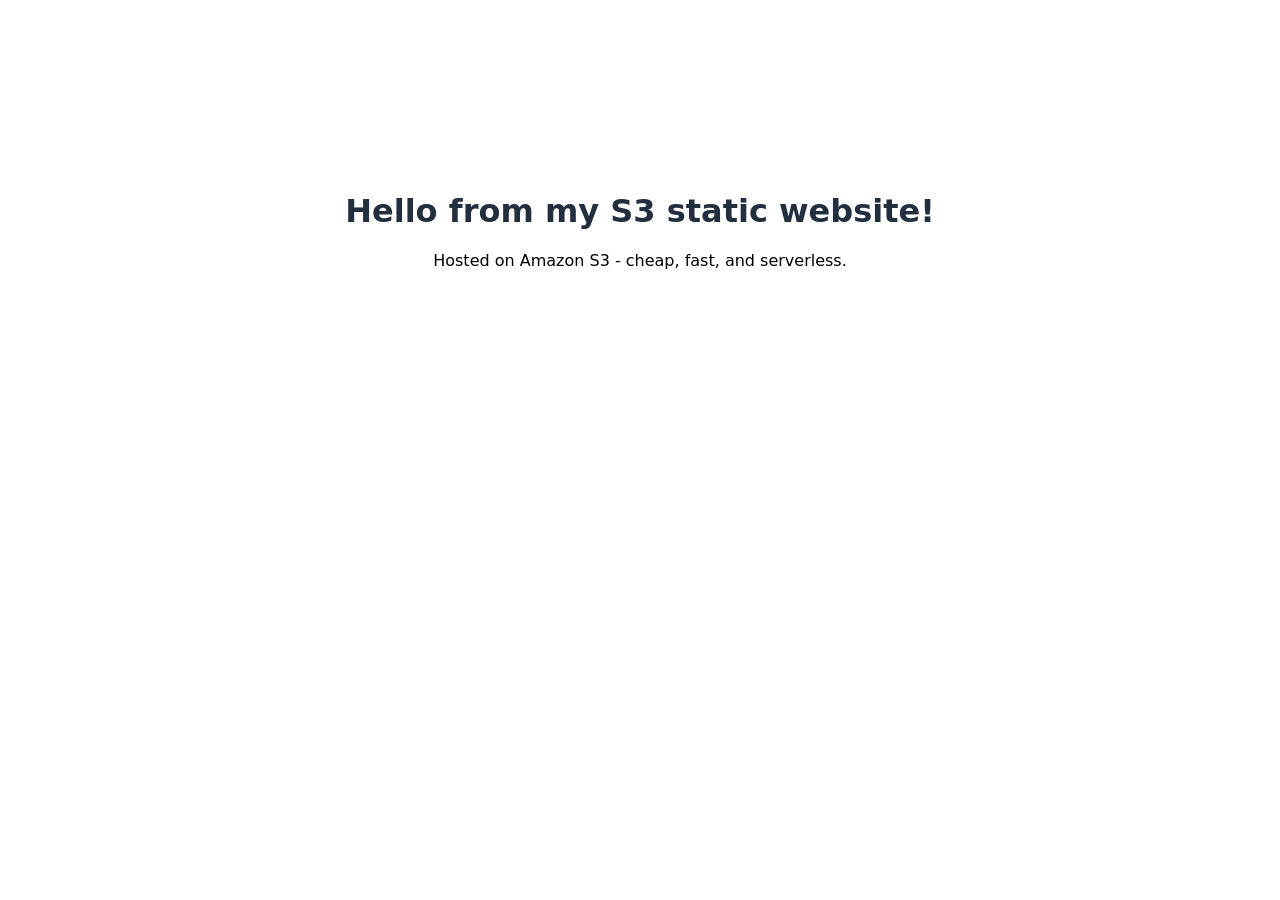
<file: lab_sheet/module_02/s3_static_website/index.html>
<!DOCTYPE html>
<html lang="en">
<head>
  <meta charset="utf-8">
  <title>My S3 Static Site</title>
  <style>
    body { font-family: system-ui, sans-serif; text-align: center; margin-top: 15%; }
    h1 { color: #232f3e; }
  </style>
</head>
<body>
  <h1>Hello from my S3 static website!</h1>
  <p>Hosted on Amazon S3 - cheap, fast, and serverless.</p>
</body>
</html>
</file>
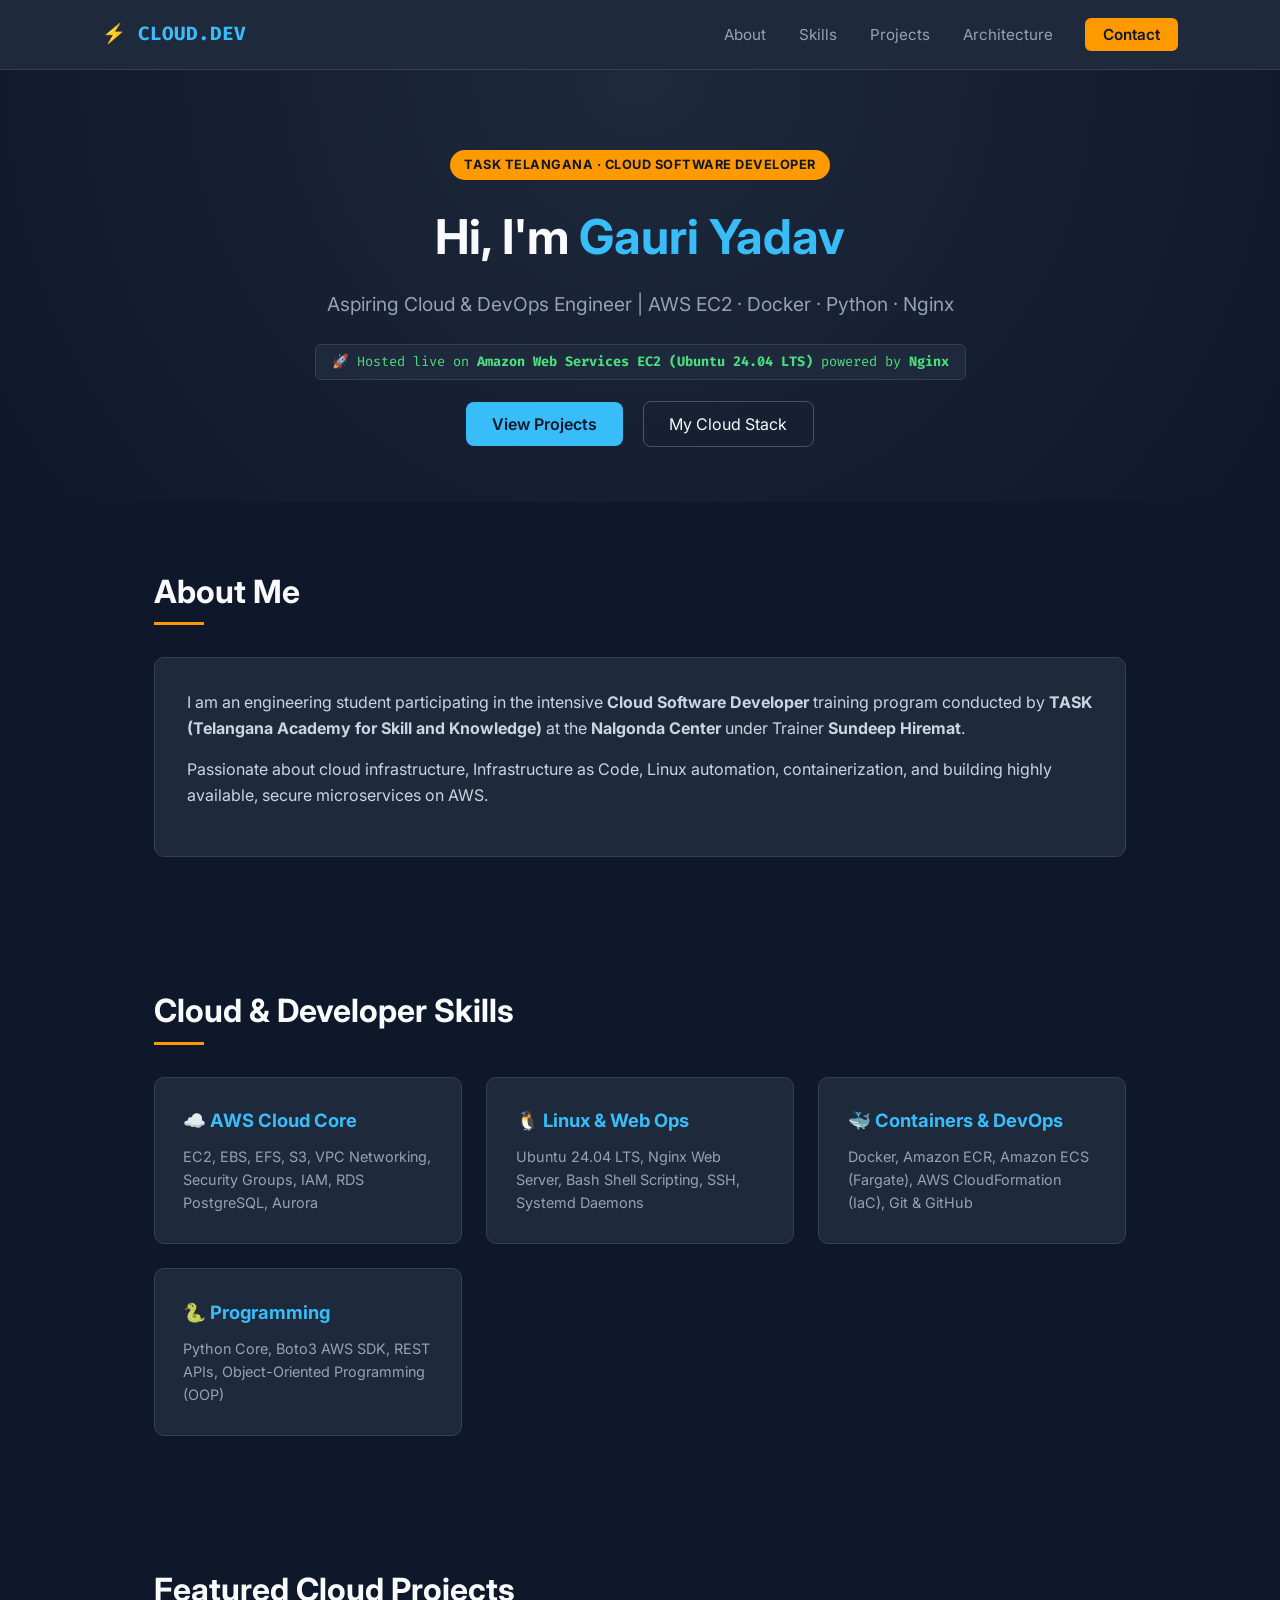
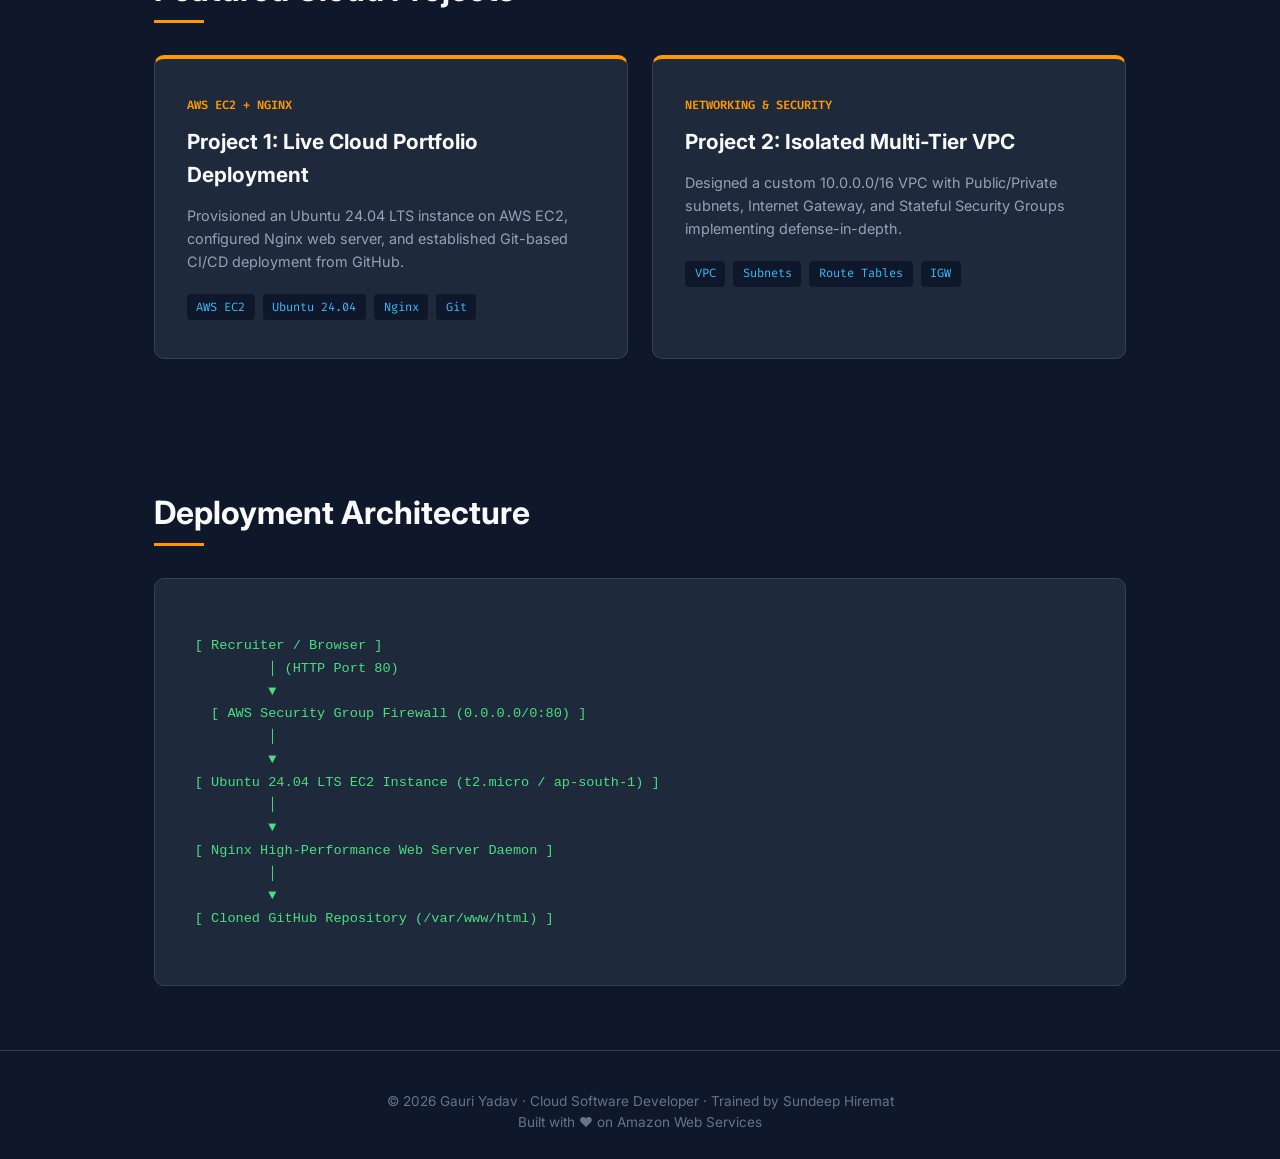
<file: mini_projects/project_01_cloud_portfolio/portfolio_template/index.html>
<!DOCTYPE html>
<html lang="en">
<head>
    <meta charset="UTF-8">
    <meta name="viewport" content="width=device-width, initial-scale=1.0">
    <title>Cloud Developer Portfolio | AWS Certified</title>
    <link rel="stylesheet" href="css/style.css">
    <link rel="preconnect" href="https://fonts.googleapis.com">
    <link href="https://fonts.googleapis.com/css2?family=Inter:wght@300;400;600;700&family=Fira+Code:wght@400;600&display=swap" rel="stylesheet">
</head>
<body>
    <header class="navbar">
        <div class="logo">⚡ CLOUD.DEV</div>
        <nav>
            <a href="#about">About</a>
            <a href="#skills">Skills</a>
            <a href="#projects">Projects</a>
            <a href="#architecture">Architecture</a>
            <a href="#contact" class="btn-contact">Contact</a>
        </nav>
    </header>

    <section class="hero">
        <div class="badge">TASK TELANGANA · CLOUD SOFTWARE DEVELOPER</div>
        <h1>Hi, I'm <span class="highlight">Gauri Yadav</span></h1>
        <p class="tagline">Aspiring Cloud & DevOps Engineer | AWS EC2 · Docker · Python · Nginx</p>
        <p class="meta-server">🚀 Hosted live on <strong>Amazon Web Services EC2 (Ubuntu 24.04 LTS)</strong> powered by <strong>Nginx</strong></p>
        <div class="hero-actions">
            <a href="#projects" class="btn-primary">View Projects</a>
            <a href="#skills" class="btn-secondary">My Cloud Stack</a>
        </div>
    </section>

    <section id="about" class="section">
        <h2>About Me</h2>
        <div class="card about-card">
            <p>I am an engineering student participating in the intensive <strong>Cloud Software Developer</strong> training program conducted by <strong>TASK (Telangana Academy for Skill and Knowledge)</strong> at the <strong>Nalgonda Center</strong> under Trainer <strong>Sundeep Hiremat</strong>.</p>
            <p>Passionate about cloud infrastructure, Infrastructure as Code, Linux automation, containerization, and building highly available, secure microservices on AWS.</p>
        </div>
    </section>

    <section id="skills" class="section">
        <h2>Cloud & Developer Skills</h2>
        <div class="skills-grid">
            <div class="skill-card">
                <h3>☁️ AWS Cloud Core</h3>
                <p>EC2, EBS, EFS, S3, VPC Networking, Security Groups, IAM, RDS PostgreSQL, Aurora</p>
            </div>
            <div class="skill-card">
                <h3>🐧 Linux & Web Ops</h3>
                <p>Ubuntu 24.04 LTS, Nginx Web Server, Bash Shell Scripting, SSH, Systemd Daemons</p>
            </div>
            <div class="skill-card">
                <h3>🐳 Containers & DevOps</h3>
                <p>Docker, Amazon ECR, Amazon ECS (Fargate), AWS CloudFormation (IaC), Git & GitHub</p>
            </div>
            <div class="skill-card">
                <h3>🐍 Programming</h3>
                <p>Python Core, Boto3 AWS SDK, REST APIs, Object-Oriented Programming (OOP)</p>
            </div>
        </div>
    </section>

    <section id="projects" class="section">
        <h2>Featured Cloud Projects</h2>
        <div class="projects-grid">
            <div class="project-card">
                <span class="project-tag">AWS EC2 + NGINX</span>
                <h3>Project 1: Live Cloud Portfolio Deployment</h3>
                <p>Provisioned an Ubuntu 24.04 LTS instance on AWS EC2, configured Nginx web server, and established Git-based CI/CD deployment from GitHub.</p>
                <div class="tech-tags">
                    <span>AWS EC2</span><span>Ubuntu 24.04</span><span>Nginx</span><span>Git</span>
                </div>
            </div>
            <div class="project-card">
                <span class="project-tag">NETWORKING & SECURITY</span>
                <h3>Project 2: Isolated Multi-Tier VPC</h3>
                <p>Designed a custom 10.0.0.0/16 VPC with Public/Private subnets, Internet Gateway, and Stateful Security Groups implementing defense-in-depth.</p>
                <div class="tech-tags">
                    <span>VPC</span><span>Subnets</span><span>Route Tables</span><span>IGW</span>
                </div>
            </div>
        </div>
    </section>

    <section id="architecture" class="section">
        <h2>Deployment Architecture</h2>
        <div class="card architecture-card">
            <pre><code>
 [ Recruiter / Browser ] 
          │ (HTTP Port 80)
          ▼
   [ AWS Security Group Firewall (0.0.0.0/0:80) ]
          │
          ▼
 [ Ubuntu 24.04 LTS EC2 Instance (t2.micro / ap-south-1) ]
          │
          ▼
 [ Nginx High-Performance Web Server Daemon ]
          │
          ▼
 [ Cloned GitHub Repository (/var/www/html) ]
            </code></pre>
        </div>
    </section>

    <footer>
        <p>&copy; <span id="year"></span> Gauri Yadav · Cloud Software Developer · Trained by Sundeep Hiremat</p>
        <p>Built with ❤️ on Amazon Web Services</p>
    </footer>

    <script src="js/main.js"></script>
</body>
</html>
</file>
<file: mini_projects/project_01_cloud_portfolio/portfolio_template/css/style.css>
* {
    margin: 0;
    padding: 0;
    box-sizing: border-box;
}

body {
    font-family: 'Inter', -apple-system, BlinkMacSystemFont, 'Segoe UI', Roboto, sans-serif;
    background-color: #0F172A;
    color: #F8FAFC;
    line-height: 1.6;
}

.navbar {
    display: flex;
    justify-content: space-between;
    align-items: center;
    padding: 1.2rem 8%;
    background-color: #1E293B;
    border-bottom: 1px solid #334155;
    position: sticky;
    top: 0;
    z-index: 100;
}

.logo {
    font-family: 'Fira Code', monospace;
    font-weight: 700;
    font-size: 1.2rem;
    color: #38BDF8;
}

nav a {
    color: #94A3B8;
    text-decoration: none;
    margin-left: 1.8rem;
    font-size: 0.95rem;
    transition: color 0.2s ease;
}

nav a:hover {
    color: #F8FAFC;
}

.btn-contact {
    background-color: #FF9900;
    color: #0F172A !important;
    font-weight: 600;
    padding: 0.45rem 1.1rem;
    border-radius: 6px;
}

.hero {
    text-align: center;
    padding: 5rem 10% 4rem;
    background: radial-gradient(circle at top, #1E293B, #0F172A);
}

.badge {
    display: inline-block;
    background-color: #FF9900;
    color: #0F172A;
    font-weight: 700;
    font-size: 0.8rem;
    padding: 0.3rem 0.9rem;
    border-radius: 20px;
    letter-spacing: 0.5px;
    margin-bottom: 1.2rem;
}

.hero h1 {
    font-size: 3rem;
    margin-bottom: 0.8rem;
}

.highlight {
    color: #38BDF8;
}

.tagline {
    font-size: 1.2rem;
    color: #94A3B8;
    max-width: 650px;
    margin: 0 auto 1.5rem;
}

.meta-server {
    font-family: 'Fira Code', monospace;
    font-size: 0.85rem;
    color: #4ADE80;
    background: #1E293B;
    display: inline-block;
    padding: 0.4rem 1rem;
    border-radius: 6px;
    border: 1px solid #334155;
    margin-bottom: 2rem;
}

.hero-actions .btn-primary {
    background-color: #38BDF8;
    color: #0F172A;
    font-weight: 600;
    padding: 0.75rem 1.6rem;
    border-radius: 8px;
    text-decoration: none;
    margin-right: 1rem;
}

.hero-actions .btn-secondary {
    border: 1px solid #475569;
    color: #F8FAFC;
    padding: 0.75rem 1.6rem;
    border-radius: 8px;
    text-decoration: none;
}

.section {
    padding: 4rem 12%;
}

.section h2 {
    font-size: 2rem;
    margin-bottom: 2rem;
    position: relative;
    padding-bottom: 0.5rem;
}

.section h2::after {
    content: '';
    position: absolute;
    bottom: 0;
    left: 0;
    width: 50px;
    height: 3px;
    background-color: #FF9900;
}

.card {
    background-color: #1E293B;
    border: 1px solid #334155;
    border-radius: 10px;
    padding: 2rem;
}

.about-card p {
    margin-bottom: 1rem;
    color: #CBD5E1;
}

.skills-grid, .projects-grid {
    display: grid;
    grid-template-columns: repeat(auto-fit, minmax(240px, 1fr));
    gap: 1.5rem;
}

.skill-card {
    background-color: #1E293B;
    border: 1px solid #334155;
    border-radius: 10px;
    padding: 1.8rem;
}

.skill-card h3 {
    font-size: 1.15rem;
    margin-bottom: 0.6rem;
    color: #38BDF8;
}

.skill-card p {
    color: #94A3B8;
    font-size: 0.9rem;
}

.project-card {
    background-color: #1E293B;
    border: 1px solid #334155;
    border-radius: 10px;
    padding: 2rem;
    border-top: 4px solid #FF9900;
}

.project-tag {
    font-family: 'Fira Code', monospace;
    font-size: 0.75rem;
    color: #FF9900;
    font-weight: 600;
}

.project-card h3 {
    margin: 0.5rem 0 0.8rem;
    font-size: 1.3rem;
}

.project-card p {
    color: #94A3B8;
    font-size: 0.9rem;
    margin-bottom: 1.2rem;
}

.tech-tags span {
    display: inline-block;
    background: #0F172A;
    color: #38BDF8;
    font-size: 0.75rem;
    font-family: 'Fira Code', monospace;
    padding: 0.2rem 0.6rem;
    border-radius: 4px;
    margin-right: 0.5rem;
    margin-bottom: 0.4rem;
}

.architecture-card pre {
    font-family: 'Fira Code', monospace;
    color: #4ADE80;
    font-size: 0.85rem;
    overflow-x: auto;
}

footer {
    text-align: center;
    padding: 2.5rem 10%;
    border-top: 1px solid #334155;
    color: #64748B;
    font-size: 0.85rem;
}
</file>
